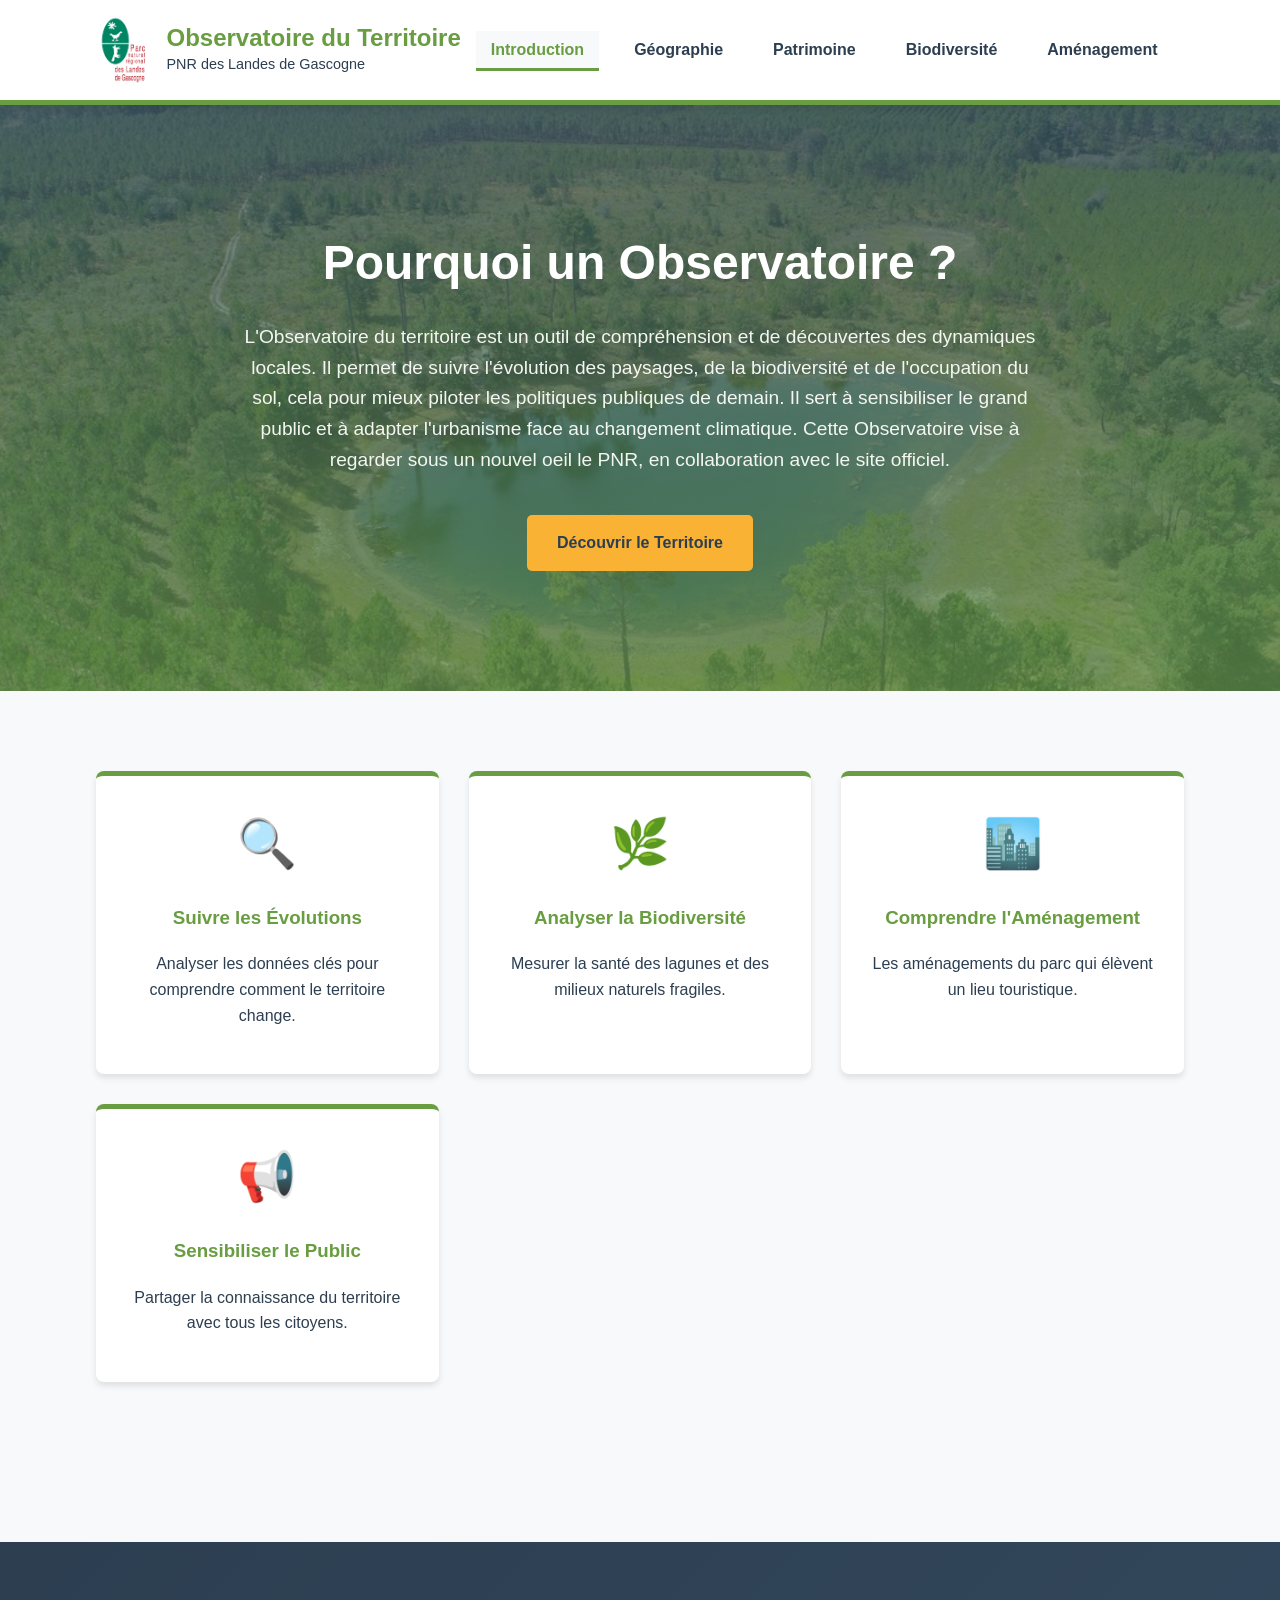
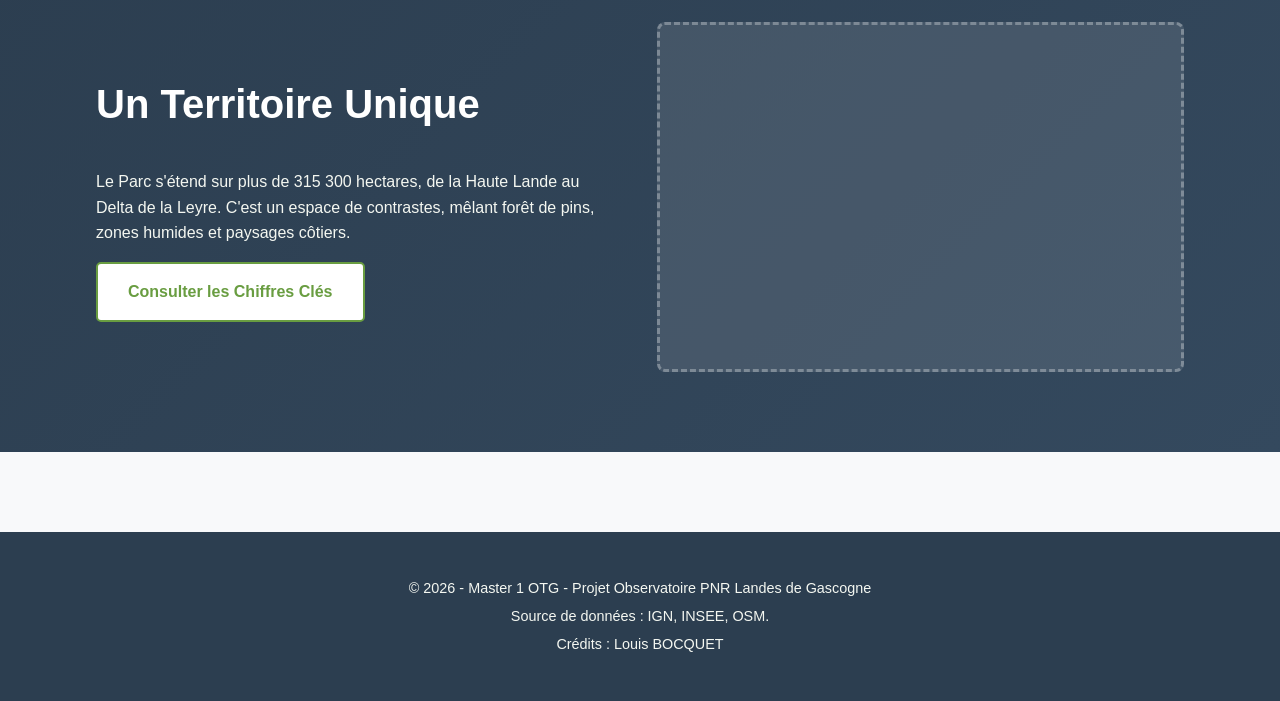
<file: docs/index.html>
<!DOCTYPE html>
<html lang="fr">
<head>
    <meta charset="UTF-8">
    <meta name="viewport" content="width=device-width, initial-scale=1.0">
    <title>Observatoire du Territoire - PNR Landes de Gascogne</title>
    <link rel="stylesheet" href="style.css">
</head>
<body class="homepage">

    <header>
        <div class="container header-flex">
	    <div class="logo-area">
                <img src="landes.jpg" alt="Logo PNR Landes de Gascogne" class="site-logo">
                <div class="site-titles">
                    <h1>Observatoire du Territoire</h1>
                    <p class="subtitle">PNR des Landes de Gascogne</p>
            </div>
            <nav>
                <ul class="nav-links">
                    <li><a href="index.html" class="active">Introduction</a></li>
                    <li><a href="geographie.html">Géographie</a></li>
                    <li><a href="patrimoine.html">Patrimoine</a></li>
                    <li><a href="biodiversite.html">Biodiversité</a></li>
                    <li><a href="amenagement.html">Aménagement</a></li>
                </ul>
            </nav>
        </div>
    </header>

    <main>
        <section class="hero-section" style="background-image: linear-gradient(rgba(44, 62, 80, 0.7), rgba(105, 157, 65, 0.8)), url('fond-pnr.jpg');">
            <div class="container hero-content">
                <h2>Pourquoi un Observatoire ?</h2>
                <p class="pourquoi-comment">L'Observatoire du territoire est un outil de compréhension et de découvertes des dynamiques locales. Il permet de suivre l'évolution des paysages, de la biodiversité et de l'occupation du sol, cela pour mieux piloter les politiques publiques de demain. Il sert à sensibiliser le grand public et à adapter l'urbanisme face au changement climatique. Cette Observatoire vise à regarder sous un nouvel oeil le PNR, en collaboration avec le site officiel.</p>
                <a href="geographie.html" class="cta-button">Découvrir le Territoire</a>
            </div>
        </section>

        <section class="grid-feature container">
            <div class="feature-card">
                <div class="icon">🔍</div>
                <h3>Suivre les Évolutions</h3>
                <p>Analyser les données clés pour comprendre comment le territoire change.</p>
            </div>
            <div class="feature-card">
                <div class="icon">🌿</div>
                <h3>Analyser la Biodiversité</h3>
                <p>Mesurer la santé des lagunes et des milieux naturels fragiles.</p>
            </div>
            <div class="feature-card">
                <div class="icon">🏙️</div>
                <h3>Comprendre l'Aménagement</h3>
                <p>Les aménagements du parc qui élèvent un lieu touristique.</p>
            </div>
            <div class="feature-card">
                <div class="icon">📢</div>
                <h3>Sensibiliser le Public</h3>
                <p>Partager la connaissance du territoire avec tous les citoyens.</p>
            </div>
        </section>

        <section class="main-callout full-width dark-green">
            <div class="container callout-flex">
                <div class="callout-text">
                    <h2>Un Territoire Unique</h2>
                    <p>Le Parc s'étend sur plus de 315 300 hectares, de la Haute Lande au Delta de la Leyre. C'est un espace de contrastes, mêlant forêt de pins, zones humides et paysages côtiers.</p>
                    <a href="geographie.html" class="cta-button secondary">Consulter les Chiffres Clés</a>
                </div>
                <div class="callout-image-placeholder">
                    <p><!-- Add script to the <head> of your page to load the embeddable map component -->
<script type="module" src="https://js.arcgis.com/5.0/embeddable-components/"></script>
<!-- Add custom element to <body> of your page -->
 <arcgis-embedded-map style="height:600px;width:700px;" item-id="25ec2f1540f140cb9a8890a4dbc0621e" theme="light" heading-enabled legend-enabled time-zone-label-enabled center="-0.5036792131781422,44.42250001938858"scale="1155581.108577" portal-url="https://unistra.maps.arcgis.com"></arcgis-embedded-map></p>
                </div>
            </div>
        </section>

    </main>

    <footer>
        <div class="container footer-content">
            <p>&copy; 2026 - Master 1 OTG - Projet Observatoire PNR Landes de Gascogne</p>
            <p>Source de données : IGN, INSEE, OSM.</p>
	    <p>Crédits : Louis BOCQUET</p>
        </div>
    </footer>

    <script src="script.js"></script>
</body>
</html>
</file>
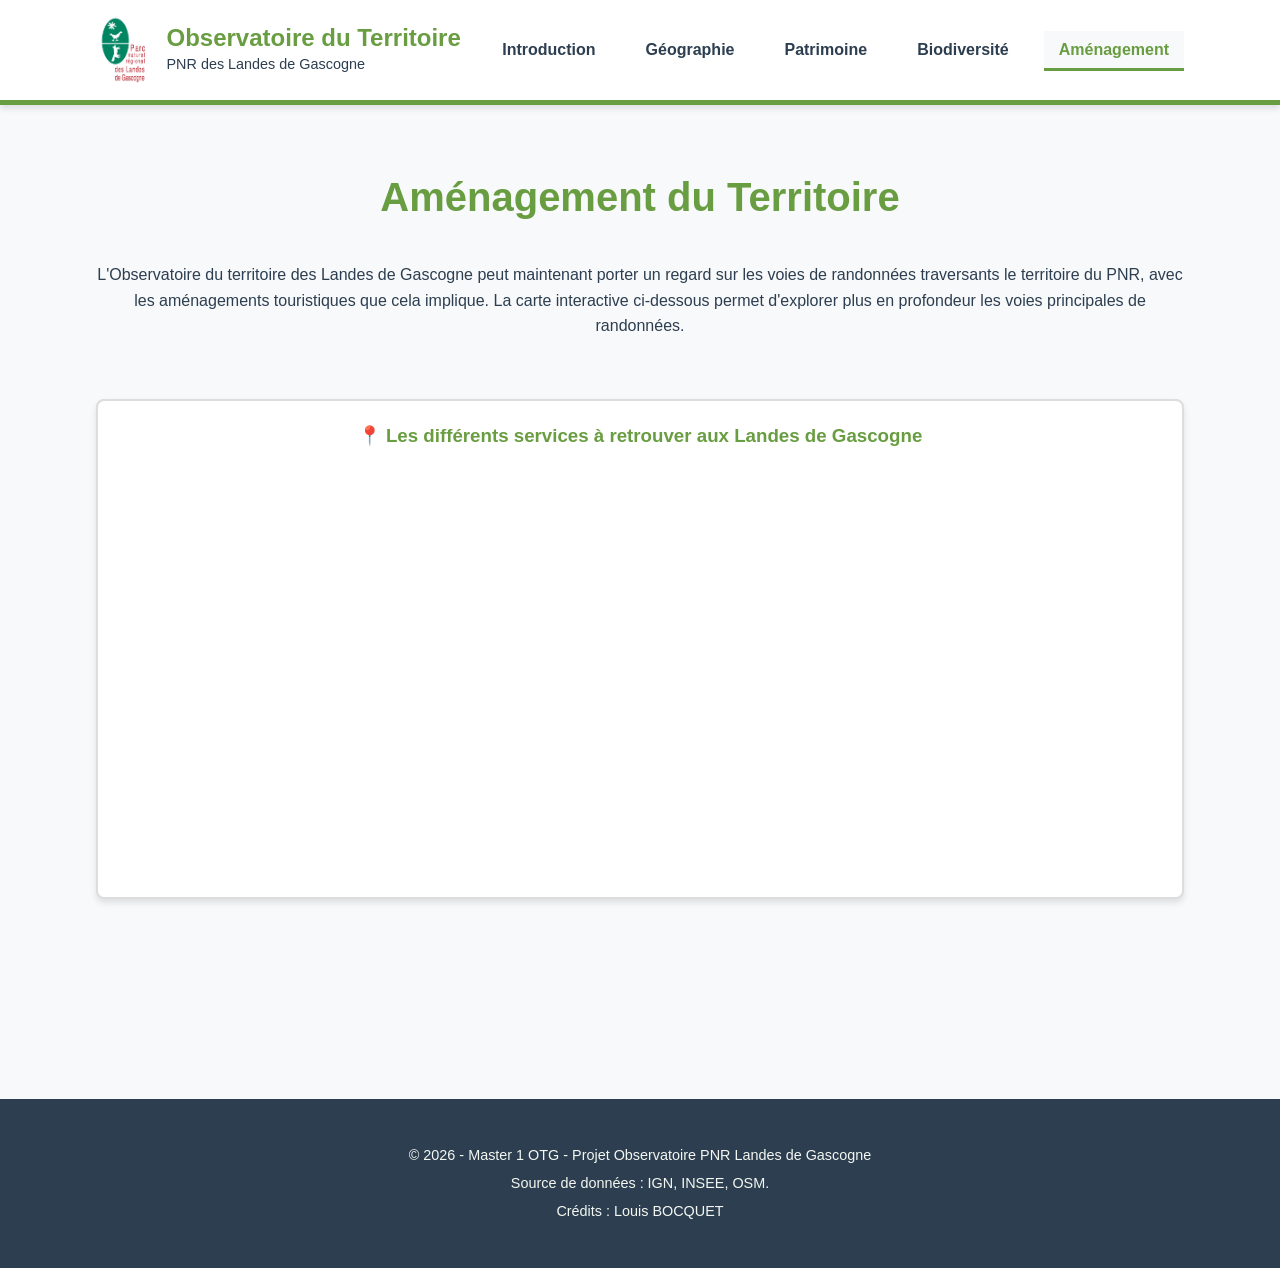
<file: docs/amenagement.html>
<!DOCTYPE html>
<html lang="fr">
<head>
    <meta charset="UTF-8">
    <meta name="viewport" content="width=device-width, initial-scale=1.0">
    <title>Aménagement du Territoire - Observatoire PNR</title>
    <link rel="stylesheet" href="style.css">
</head>
<body>

    <header>
        <div class="container header-flex">
	    <div class="logo-area">
                <img src="landes.jpg" alt="Logo PNR Landes de Gascogne" class="site-logo">
                <div class="site-titles">
                    <h1>Observatoire du Territoire</h1>
                    <p class="subtitle">PNR des Landes de Gascogne</p>
                </div>
            </div>
            <nav>
                <ul class="nav-links">
                    <li><a href="index.html">Introduction</a></li>
                    <li><a href="geographie.html">Géographie</a></li>
                    <li><a href="patrimoine.html">Patrimoine</a></li>
                    <li><a href="biodiversite.html">Biodiversité</a></li>
                    <li><a href="amenagement.html" class="active">Aménagement</a></li>
                </ul>
            </nav>
        </div>
    </header>

    <main class="container page-content">
        <section class="page-title-section">
            <h2>Aménagement du Territoire</h2>
            <p>L'Observatoire du territoire des Landes de Gascogne peut maintenant porter un regard sur les voies de randonnées traversants le territoire du PNR, avec les aménagements touristiques que cela implique. La carte interactive ci-dessous permet d'explorer plus en profondeur les voies principales de randonnées.</p>
        </section>

        <section class="map-section full-width">
            <div class="map-placeholder main-map">
                <h3>📍 Les différents services à retrouver aux Landes de Gascogne</h3>
                <iframe width="100%" height="650" frameborder="0" src="https://www.arcgis.com/apps/dashboards/fcf5b32c284347b1afc9d956d9ebdeb5"></iframe>

                </div>
        </section>


    </main>

    <footer>
        <div class="container footer-content">
            <p>&copy; 2026 - Master 1 OTG - Projet Observatoire PNR Landes de Gascogne</p>
            <p>Source de données : IGN, INSEE, OSM.</p>
	    <p>Crédits : Louis BOCQUET</p>
        </div>
    </footer>

    <script src="script.js"></script>
</body>
</html>
</file>
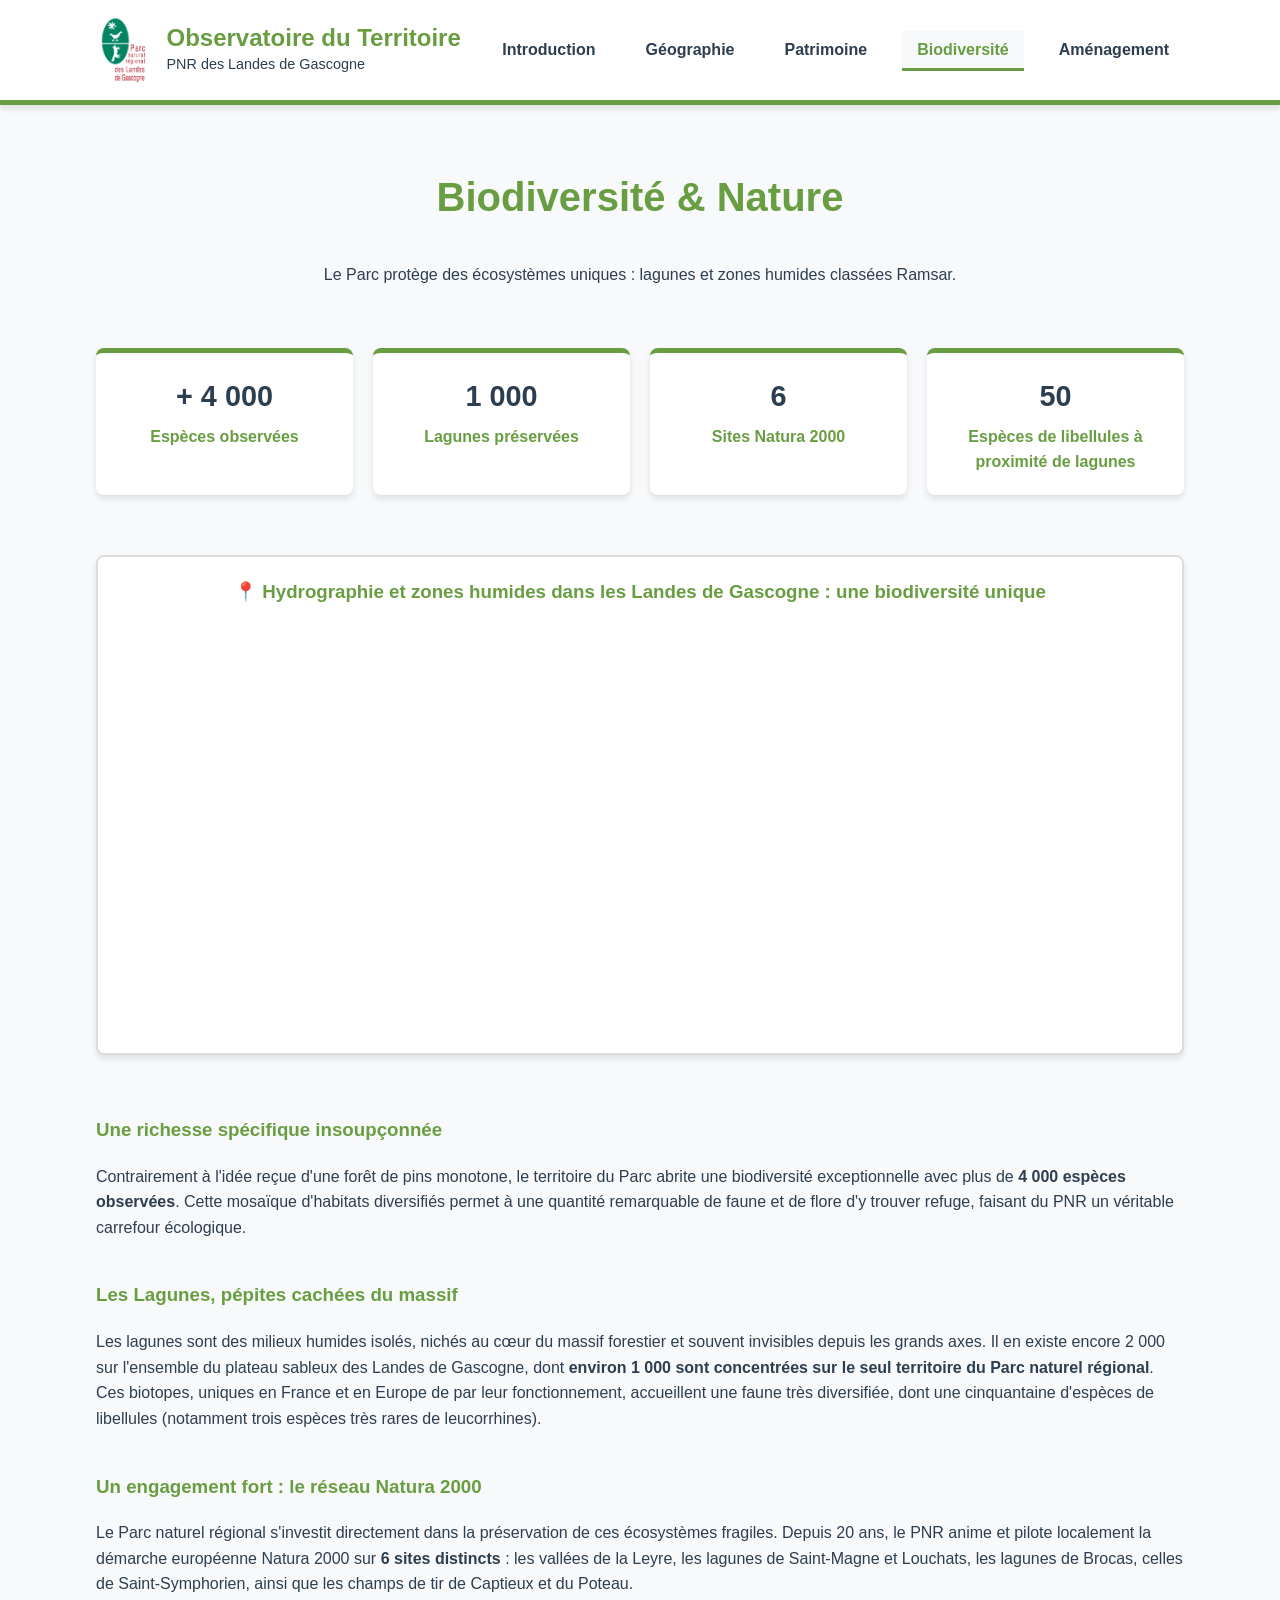
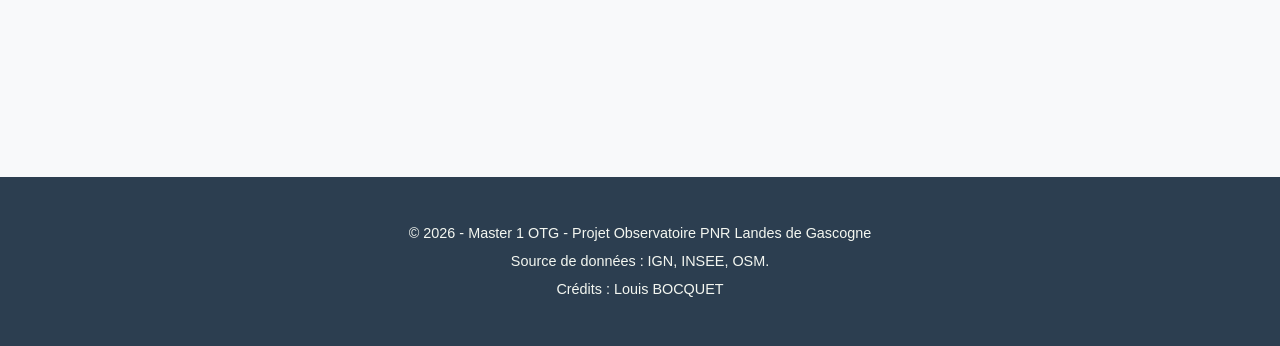
<file: docs/biodiversite.html>
<!DOCTYPE html>
<html lang="fr">
<head>
    <meta charset="UTF-8">
    <meta name="viewport" content="width=device-width, initial-scale=1.0">
    <title>Biodiversité & Nature - Observatoire PNR</title>
    <link rel="stylesheet" href="style.css">
</head>
<body>

    <header>
        <div class="container header-flex">
	    <div class="logo-area">
                <img src="landes.jpg" alt="Logo PNR Landes de Gascogne" class="site-logo">
                <div class="site-titles">
                    <h1>Observatoire du Territoire</h1>
                    <p class="subtitle">PNR des Landes de Gascogne</p>
                </div>
            </div>
            <nav>
                <ul class="nav-links">
                    <li><a href="index.html">Introduction</a></li>
                    <li><a href="geographie.html">Géographie</a></li>
                    <li><a href="patrimoine.html">Patrimoine</a></li>
                    <li><a href="biodiversite.html" class="active">Biodiversité</a></li>
                    <li><a href="amenagement.html">Aménagement</a></li>
                </ul>
            </nav>
        </div>
    </header>

    <main class="container page-content">
        <section class="page-title-section">
            <h2>Biodiversité & Nature</h2>
            <p>Le Parc protège des écosystèmes uniques : lagunes et zones humides classées Ramsar.</p>
        </section>

        <section class="stats-grid" style="margin-bottom: 60px;">
            <div class="stat-card" style="border-top-color: var(--pnr-green);">
                <h3>+ 4 000</h3>
                <p>Espèces observées</p>
            </div>
            <div class="stat-card" style="border-top-color: var(--pnr-green);">
                <h3>1 000</h3>
                <p>Lagunes préservées</p>
            </div>
            <div class="stat-card" style="border-top-color: var(--pnr-green);">
                <h3>6</h3>
                <p>Sites Natura 2000</p>
            </div>
            <div class="stat-card" style="border-top-color: var(--pnr-green);">
                <h3>50</h3>
                <p>Espèces de libellules à proximité de lagunes</p>
            </div>
        </section>

        <section class="map-section full-width">
            <div class="map-placeholder main-map">
                <h3>📍 Hydrographie et zones humides dans les Landes de Gascogne : une biodiversité unique</h3>
                <iframe width="100%" height="650" frameborder="0" src=" https://www.arcgis.com/apps/dashboards/ca6ba46bf8194675bd885f41b9bbe122
"></iframe>
                </div>
        </section>

<section class="stats-text full-width" style="margin-bottom: 40px;">
            <h3>Une richesse spécifique insoupçonnée</h3>
            <p>Contrairement à l'idée reçue d'une forêt de pins monotone, le territoire du Parc abrite une biodiversité exceptionnelle avec plus de <strong>4 000 espèces observées</strong>. Cette mosaïque d'habitats diversifiés permet à une quantité remarquable de faune et de flore d'y trouver refuge, faisant du PNR un véritable carrefour écologique.</p>

            <h3 style="margin-top: 40px;">Les Lagunes, pépites cachées du massif</h3>
            <p>Les lagunes sont des milieux humides isolés, nichés au cœur du massif forestier et souvent invisibles depuis les grands axes. Il en existe encore 2 000 sur l'ensemble du plateau sableux des Landes de Gascogne, dont <strong>environ 1 000 sont concentrées sur le seul territoire du Parc naturel régional</strong>. Ces biotopes, uniques en France et en Europe de par leur fonctionnement, accueillent une faune très diversifiée, dont une cinquantaine d'espèces de libellules (notamment trois espèces très rares de leucorrhines).</p>

            <h3 style="margin-top: 40px;">Un engagement fort : le réseau Natura 2000</h3>
            <p>Le Parc naturel régional s'investit directement dans la préservation de ces écosystèmes fragiles. Depuis 20 ans, le PNR anime et pilote localement la démarche européenne Natura 2000 sur <strong>6 sites distincts</strong> : les vallées de la Leyre, les lagunes de Saint-Magne et Louchats, les lagunes de Brocas, celles de Saint-Symphorien, ainsi que les champs de tir de Captieux et du Poteau.</p>

    </main>

    <footer>
        <div class="container footer-content">
            <p>&copy; 2026 - Master 1 OTG - Projet Observatoire PNR Landes de Gascogne</p>
            <p>Source de données : IGN, INSEE, OSM.</p>
	    <p>Crédits : Louis BOCQUET</p>
        </div>
    </footer>

    <script src="script.js"></script>
</body>
</html>
</file>
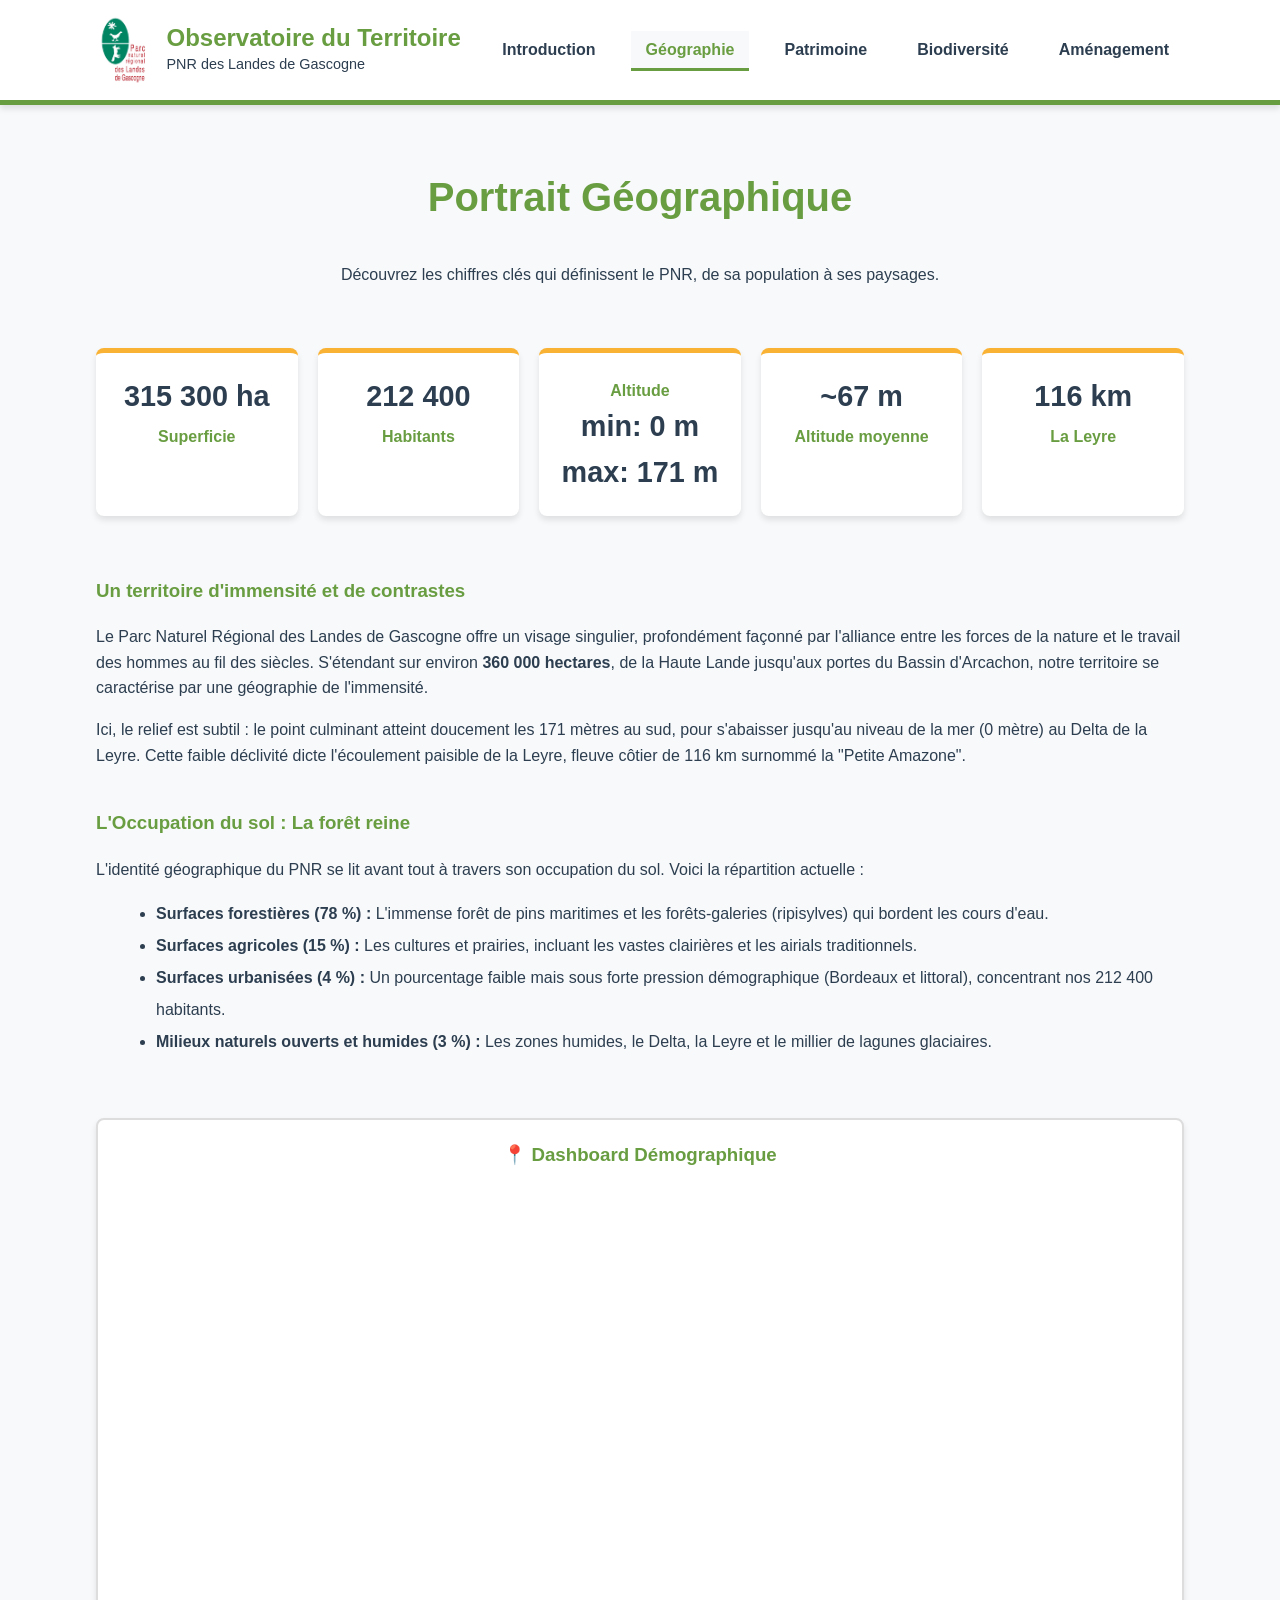
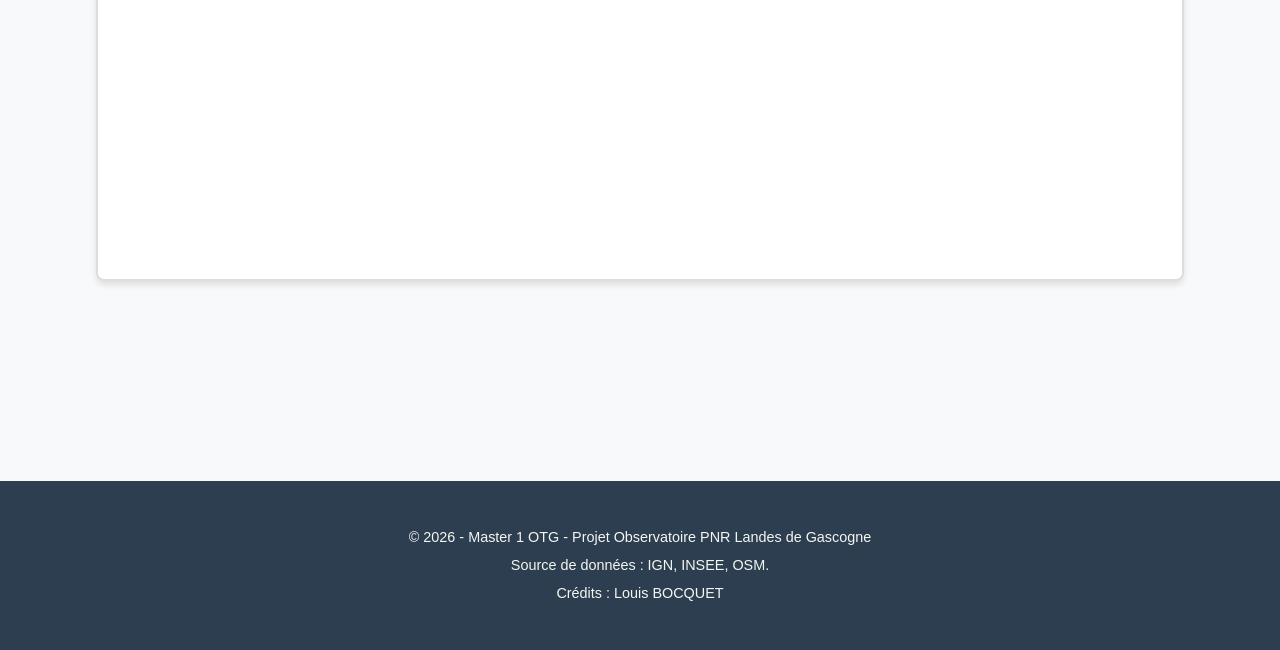
<file: docs/geographie.html>
<!DOCTYPE html>
<html lang="fr">
<head>
    <meta charset="UTF-8">
    <meta name="viewport" content="width=device-width, initial-scale=1.0">
    <title>Portrait Géographique - Observatoire PNR</title>
    <link rel="stylesheet" href="style.css">
</head>
<body>


    <header>
        <div class="container header-flex">
	    <div class="logo-area">
                <img src="landes.jpg" alt="Logo PNR Landes de Gascogne" class="site-logo">
                <div class="site-titles">
                    <h1>Observatoire du Territoire</h1>
                    <p class="subtitle">PNR des Landes de Gascogne</p>
                </div>
            </div>
            <nav>
                <ul class="nav-links">
                    <li><a href="index.html">Introduction</a></li>
                    <li><a href="geographie.html" class="active">Géographie</a></li>
                    <li><a href="patrimoine.html">Patrimoine</a></li>
                    <li><a href="biodiversite.html">Biodiversité</a></li>
                    <li><a href="amenagement.html">Aménagement</a></li>
                </ul>
            </nav>
        </div>
    </header>

    <main class="container page-content">
        <section class="page-title-section">
            <h2>Portrait Géographique</h2>
            <p>Découvrez les chiffres clés qui définissent le PNR, de sa population à ses paysages.</p>
        </section>

        <section class="stats-grid">
            <div class="stat-card"><h3>315 300 ha</h3><p>Superficie</p></div>
            <div class="stat-card"><h3>212 400</h3><p>Habitants</p></div>
            <div class="stat-card"><p>Altitude </p><h3>min: 0 m</h3><h3>max: 171 m</h3></div>
            <div class="stat-card"><h3>~67 m</h3><p>Altitude moyenne</p></div>
            <div class="stat-card"><h3>116 km</h3><p>La Leyre</p></div>
        </section>

	<section class="geo-description full-width" style="margin-bottom: 60px;">
            	<h3>Un territoire d'immensité et de contrastes</h3>
            	<p>Le Parc Naturel Régional des Landes de Gascogne offre un visage singulier, profondément façonné par l'alliance entre les forces de la nature et le travail des hommes au fil des siècles. S'étendant sur environ <strong>360 000 hectares</strong>, de la Haute Lande jusqu'aux portes du Bassin d'Arcachon, notre territoire se caractérise par une géographie de l'immensité.</p>
            	<p>Ici, le relief est subtil : le point culminant atteint doucement les 171 mètres au sud, pour s'abaisser jusqu'au niveau de la mer (0 mètre) au Delta de la Leyre. Cette faible déclivité dicte l'écoulement paisible de la Leyre, fleuve côtier de 116 km surnommé la "Petite Amazone".</p>

            	<h3 style="margin-top: 40px;">L'Occupation du sol : La forêt reine</h3>
            	<p>L'identité géographique du PNR se lit avant tout à travers son occupation du sol. Voici la répartition actuelle :</p>
            
            	<ul style="line-height: 2; margin-left: 20px;">
                	<li><strong>Surfaces forestières (78 %) :</strong> L'immense forêt de pins maritimes et les forêts-galeries (ripisylves) qui bordent les cours d'eau.</li>
                	<li><strong>Surfaces agricoles (15 %) :</strong> Les cultures et prairies, incluant les vastes clairières et les airials traditionnels.</li>
                	<li><strong>Surfaces urbanisées (4 %) :</strong> Un pourcentage faible mais sous forte pression démographique (Bordeaux et littoral), concentrant nos 212 400 habitants.</li>
                	<li><strong>Milieux naturels ouverts et humides (3 %) :</strong> Les zones humides, le Delta, la Leyre et le millier de lagunes glaciaires.</li>
            	</ul>
        </section>

        <section class="map-section full-width">
            <div class="map-placeholder">
                <h3>📍 Dashboard Démographique</h3>
                <iframe width="100%" height="650" frameborder="0" src="https://www.arcgis.com/apps/dashboards/9d207b13a3314bca901f5aacd5a21965"></iframe>
                </div>
        </section>


    </main>

    <footer>
        <div class="container footer-content">
            <p>&copy; 2026 - Master 1 OTG - Projet Observatoire PNR Landes de Gascogne</p>
            <p>Source de données : IGN, INSEE, OSM.</p>
	    <p>Crédits : Louis BOCQUET</p>
        </div>
    </footer>

    <script src="script.js"></script>
</body>
</html>
</file>
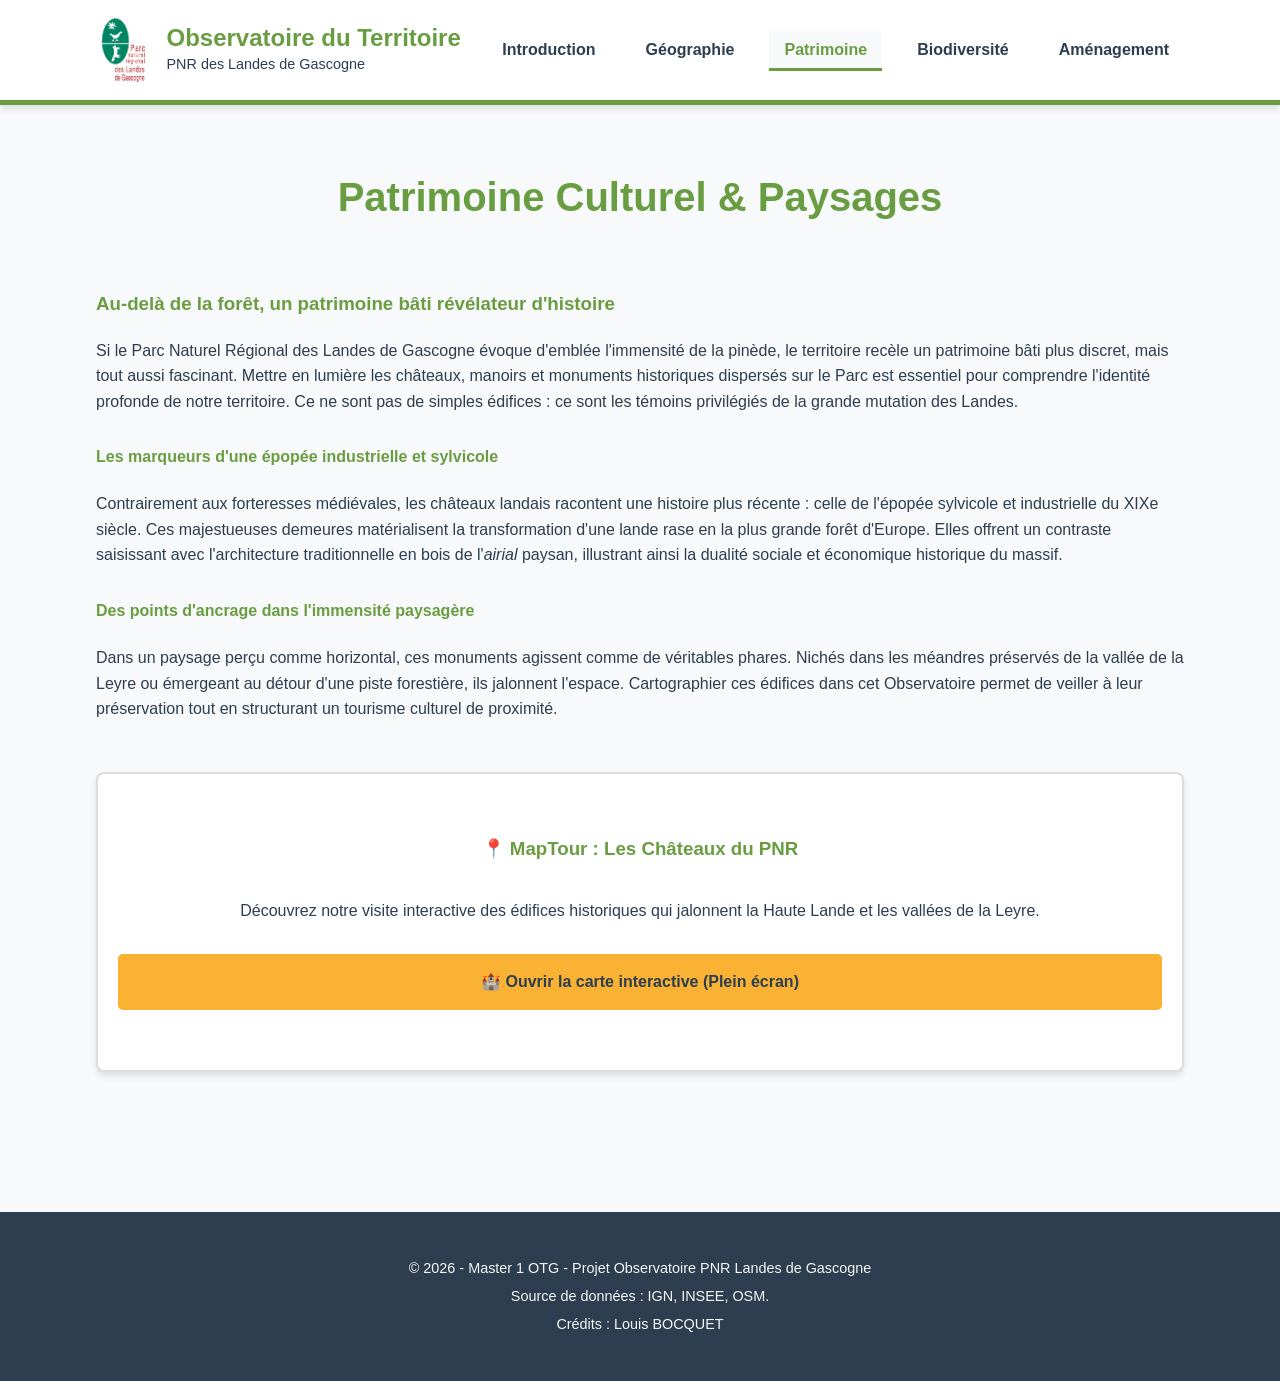
<file: docs/patrimoine.html>
<!DOCTYPE html>
<html lang="fr">
<head>
    <meta charset="UTF-8">
    <meta name="viewport" content="width=device-width, initial-scale=1.0">
    <title>Patrimoine Culturel & Paysages - Observatoire PNR</title>
    <link rel="stylesheet" href="style.css">
</head>
<body>

    <header>
        <div class="container header-flex">
	    <div class="logo-area">
                <img src="landes.jpg" alt="Logo PNR Landes de Gascogne" class="site-logo">
                <div class="site-titles">
                    <h1>Observatoire du Territoire</h1>
                    <p class="subtitle">PNR des Landes de Gascogne</p>
                </div>
            </div>
            <nav>
                <ul class="nav-links">
                    <li><a href="index.html">Introduction</a></li>
                    <li><a href="geographie.html">Géographie</a></li>
                    <li><a href="patrimoine.html" class="active">Patrimoine</a></li>
                    <li><a href="biodiversite.html">Biodiversité</a></li>
                    <li><a href="amenagement.html">Aménagement</a></li>
                </ul>
            </nav>
        </div>
    </header>

    <main class="container page-content">
        <section class="page-title-section">
            <h2>Patrimoine Culturel & Paysages</h2>
        </section>

	<section class="culture-description full-width" style="margin-bottom: 50px;">
            	<h3>Au-delà de la forêt, un patrimoine bâti révélateur d'histoire</h3>
            	<p>Si le Parc Naturel Régional des Landes de Gascogne évoque d'emblée l'immensité de la pinède, le territoire recèle un patrimoine bâti plus discret, mais tout aussi fascinant. Mettre en lumière les châteaux, manoirs et monuments historiques dispersés sur le Parc est essentiel pour comprendre l'identité profonde de notre territoire. Ce ne sont pas de simples édifices : ce sont les témoins privilégiés de la grande mutation des Landes.</p>

            	<h4 style="color: var(--pnr-green); margin-top: 30px;">Les marqueurs d'une épopée industrielle et sylvicole</h4>
            	<p>Contrairement aux forteresses médiévales, les châteaux landais racontent une histoire plus récente : celle de l'épopée sylvicole et industrielle du XIXe siècle. Ces majestueuses demeures matérialisent la transformation d'une lande rase en la plus grande forêt d'Europe. Elles offrent un contraste saisissant avec l'architecture traditionnelle en bois de l'<em>airial</em> paysan, illustrant ainsi la dualité sociale et économique historique du massif.</p>

            	<h4 style="color: var(--pnr-green); margin-top: 30px;">Des points d'ancrage dans l'immensité paysagère</h4>
            	<p>Dans un paysage perçu comme horizontal, ces monuments agissent comme de véritables phares. Nichés dans les méandres préservés de la vallée de la Leyre ou émergeant au détour d'une piste forestière, ils jalonnent l'espace. Cartographier ces édifices dans cet Observatoire permet de veiller à leur préservation tout en structurant un tourisme culturel de proximité.</p>
        </section>

<div class="map-placeholder main-map" style="justify-content: center; height: 300px;">
            <h3>📍 MapTour : Les Châteaux du PNR</h3>
            <p style="margin-bottom: 30px;">Découvrez notre visite interactive des édifices historiques qui jalonnent la Haute Lande et les vallées de la Leyre.</p>
            
            <a href="https://storymaps.arcgis.com/stories/9fce47861b3d44d3943c503f76b97d47" 
               target="_blank" 
               rel="noopener noreferrer" 
               class="cta-button">
               🏰 Ouvrir la carte interactive (Plein écran)
            </a>
        </div>

    </main>

    <footer>
        <div class="container footer-content">
            <p>&copy; 2026 - Master 1 OTG - Projet Observatoire PNR Landes de Gascogne</p>
            <p>Source de données : IGN, INSEE, OSM.</p>
	    <p>Crédits : Louis BOCQUET</p>
        </div>
    </footer>

    <script src="script.js"></script>
</body>
</html>
</file>
<file: docs/style.css>
/* ==============================
   1. VARIABLES & TYPOGRAPHIE
   ============================== */
:root {
    --pnr-green: #699D41;        
    --pnr-green-dark: #2c3e50;  
    --pnr-green-bg: #4A7A3A;    
    --pnr-ochre: #F9B233;        
    --pnr-hover-dark: #3c6d2c;
    
    /* Couleurs système */
    --pnr-dark: #2c3e50;        
    --pnr-text-light: #F4F7F1;  
    --pnr-white: #FFFFFF;
    --pnr-light-bg: #F8F9FA;    
    --pnr-border: #ddd;
    
    
    --pnr-font: 'Segoe UI', Tahoma, Geneva, Verdana, sans-serif;
}

/* ==============================
   2. RESET & BASE
   ============================== */
* { box-sizing: border-box; }

body {
    font-family: var(--pnr-font);
    line-height: 1.6;
    color: var(--pnr-dark);
    background-color: var(--pnr-light-bg);
    margin: 0;
}

.container {
    width: 85%;
    max-width: 1200px;
    margin: auto;
}

h2, h3 { color: var(--pnr-green); margin-top: 0; }
a { text-decoration: none; color: inherit; transition: color 0.3s ease; }

/* ==============================
   3. HEADER & NAVIGATION
   ============================== */
header {
    background: var(--pnr-white);
    padding: 15px 0;
    border-bottom: 5px solid var(--pnr-green);
    position: sticky;
    top: 0;
    z-index: 1000;
    box-shadow: 0 4px 6px rgba(0,0,0,0.1);
}

.header-flex {
    display: flex;
    justify-content: space-between;
    align-items: center;
}

header h1 { color: var(--pnr-green); margin: 0; font-size: 1.5rem; }
.subtitle { margin: 0; color: var(--pnr-dark); font-size: 0.9rem; }

nav ul.nav-links {
    list-style: none;
    padding: 0;
    margin: 0;
    display: flex;
    gap: 20px;
}

nav a {
    font-weight: bold;
    color: var(--pnr-dark);
    padding: 10px 15px;
    border-radius: 5px;
}

nav a:hover, nav a.active {
    color: var(--pnr-green);
    background-color: var(--pnr-light-bg);
}

/* active link special style */
nav a.active {
    border-bottom: 3px solid var(--pnr-green);
    border-radius: 0;
    color: var(--pnr-green);
}

/* Alignement du logo et du texte de l'en-tête */
.logo-area {
    display: flex;
    align-items: center; /* Aligne le logo et le texte verticalement au centre */
    gap: 15px;           /* Crée un bel espace entre le logo et le texte */
}

/* Redimensionnement du logo */
.site-logo {
    height: 70px;        /* Hauteur fixe pour ne pas déformer le menu */
    width: auto;         /* Garde les proportions de l'image intactes */
}

/* Ajustement pour le bloc texte */
.site-titles h1 { 
    color: var(--pnr-green); 
    margin: 0; 
    font-size: 1.5rem; 
    line-height: 1.2; 
}

/* ==============================
   4. INTRO / HOMEPAGE (index.html)
   ============================== */

.hero-section {
    
    padding: 120px 0;
    text-align: center;
    color: var(--pnr-text-light);
    
    /* Les règles pour le comportement de l'image de fond */
    background-size: cover;          
    background-position: center;     
    background-repeat: no-repeat;    
    background-attachment: fixed;    
}

.hero-content h2 { color: var(--pnr-white); font-size: 3rem; margin-bottom: 20px; }
.pourquoi-comment { max-width: 800px; margin: 0 auto 40px auto; font-size: 1.2rem; }

.cta-button {
    display: inline-block;
    background-color: var(--pnr-ochre);
    color: var(--pnr-dark);
    padding: 15px 30px;
    font-weight: bold;
    border-radius: 5px;
    transition: transform 0.2s ease, box-shadow 0.2s ease;
}

.cta-button:hover {
    transform: translateY(-3px);
    box-shadow: 0 6px 10px rgba(0,0,0,0.2);
}

.cta-button.secondary { background-color: var(--pnr-white); color: var(--pnr-green); border: 2px solid var(--pnr-green); }

.grid-feature {
    display: grid;
    grid-template-columns: repeat(auto-fit, minmax(250px, 1fr));
    gap: 30px;
    padding: 80px 0;
}

.feature-card {
    background: var(--pnr-white);
    padding: 30px;
    text-align: center;
    border-radius: 8px;
    border-top: 5px solid var(--pnr-green);
    box-shadow: 0 4px 6px rgba(0,0,0,0.1);
    transition: transform 0.3s ease;
}

.feature-card:hover { transform: translateY(-5px); }
.feature-card .icon { font-size: 3rem; margin-bottom: 20px; color: var(--pnr-green); }
.feature-card h3 { color: var(--pnr-green); }

/* Full-width Callout (Main Map summary) */
.main-callout { padding: 80px 0; color: var(--pnr-text-light); margin: 80px 0;}
.dark-green { background: linear-gradient(135deg, var(--pnr-dark) 0%, #34495e 100%); }

.callout-flex { display: flex; gap: 40px; align-items: center; }
.callout-text { flex: 1; }
.callout-text h2 { color: var(--pnr-white); font-size: 2.5rem;}
.callout-image-placeholder {
    flex: 1;
    background: rgba(255,255,255,0.1);
    height: 350px;
    display: flex;
    align-items: center;
    justify-content: center;
    border: 3px dashed rgba(255,255,255,0.3);
    border-radius: 8px;
}

/* ==============================
   5. PAGE CONTENTS (Common)
   ============================== */
.page-content { padding: 60px 0; }
.page-title-section { text-align: center; margin-bottom: 60px; }
.page-title-section h2 { font-size: 2.5rem; }

/* Stats Grid (Geographie) */
.stats-grid {
    display: grid;
    grid-template-columns: repeat(auto-fit, minmax(180px, 1fr));
    gap: 20px;
    margin-bottom: 60px;
}

.stat-card {
    background: var(--pnr-white);
    padding: 20px;
    text-align: center;
    border-radius: 8px;
    border-top: 5px solid var(--pnr-ochre);
    box-shadow: 0 4px 6px rgba(0,0,0,0.1);
}

.stat-card h3 { color: var(--pnr-dark); margin: 0; font-size: 1.8rem; }
.stat-card p { margin: 5px 0 0 0; color: var(--pnr-green); font-weight: bold;}

/* Map Placeholder & Layouts */
.map-section { display: grid; gap: 40px; margin-bottom: 60px; }
.two-column { grid-template-columns: repeat(auto-fit, minmax(450px, 1fr)); }
.full-width { grid-template-columns: 1fr; }

.map-placeholder {
    background: var(--pnr-white);
    padding: 20px;
    text-align: center;
    border-radius: 8px;
    border: 2px solid var(--pnr-border);
    box-shadow: 0 4px 6px rgba(0,0,0,0.1);
    display: flex;
    flex-direction: column;
    justify-content: center;
    align-items: center;
}

.map-placeholder.main-map { height: 500px; }

.map-placeholder iframe { 
    width: 100% !important;  
    height: 650px;           
    border: none; 
    margin-top: 20px;
    border-radius: 4px;      
}

.map-placeholder {
    /* ... tes autres styles existants ... */
    display: flex;
    flex-direction: column;
    justify-content: flex-start; 
    align-items: stretch;        
    padding: 20px;               
}

/* small cards (Patrimoine) */
.stats-cards-small { display: grid; grid-template-columns: repeat(auto-fit, minmax(150px, 1fr)); gap: 15px; margin-top: 40px;}
.small-card { background: var(--pnr-white); padding: 15px; text-align: center; border-radius: 5px; border-top: 3px solid var(--pnr-green); }

/* dashboard stats full width */
.dashboard-stats { background: rgba(105, 157, 65, 0.1); padding: 40px; border-radius: 8px; text-align: center; margin-top: 40px;}

/* ==============================
   6. FOOTER
   ============================== */
footer {
    background: var(--pnr-green-dark);
    color: var(--pnr-text-light);
    padding: 40px 0;
    margin-top: 80px;
}

.footer-content { text-align: center; font-size: 0.9rem; }
.footer-content p { margin: 5px 0; }
</file>
